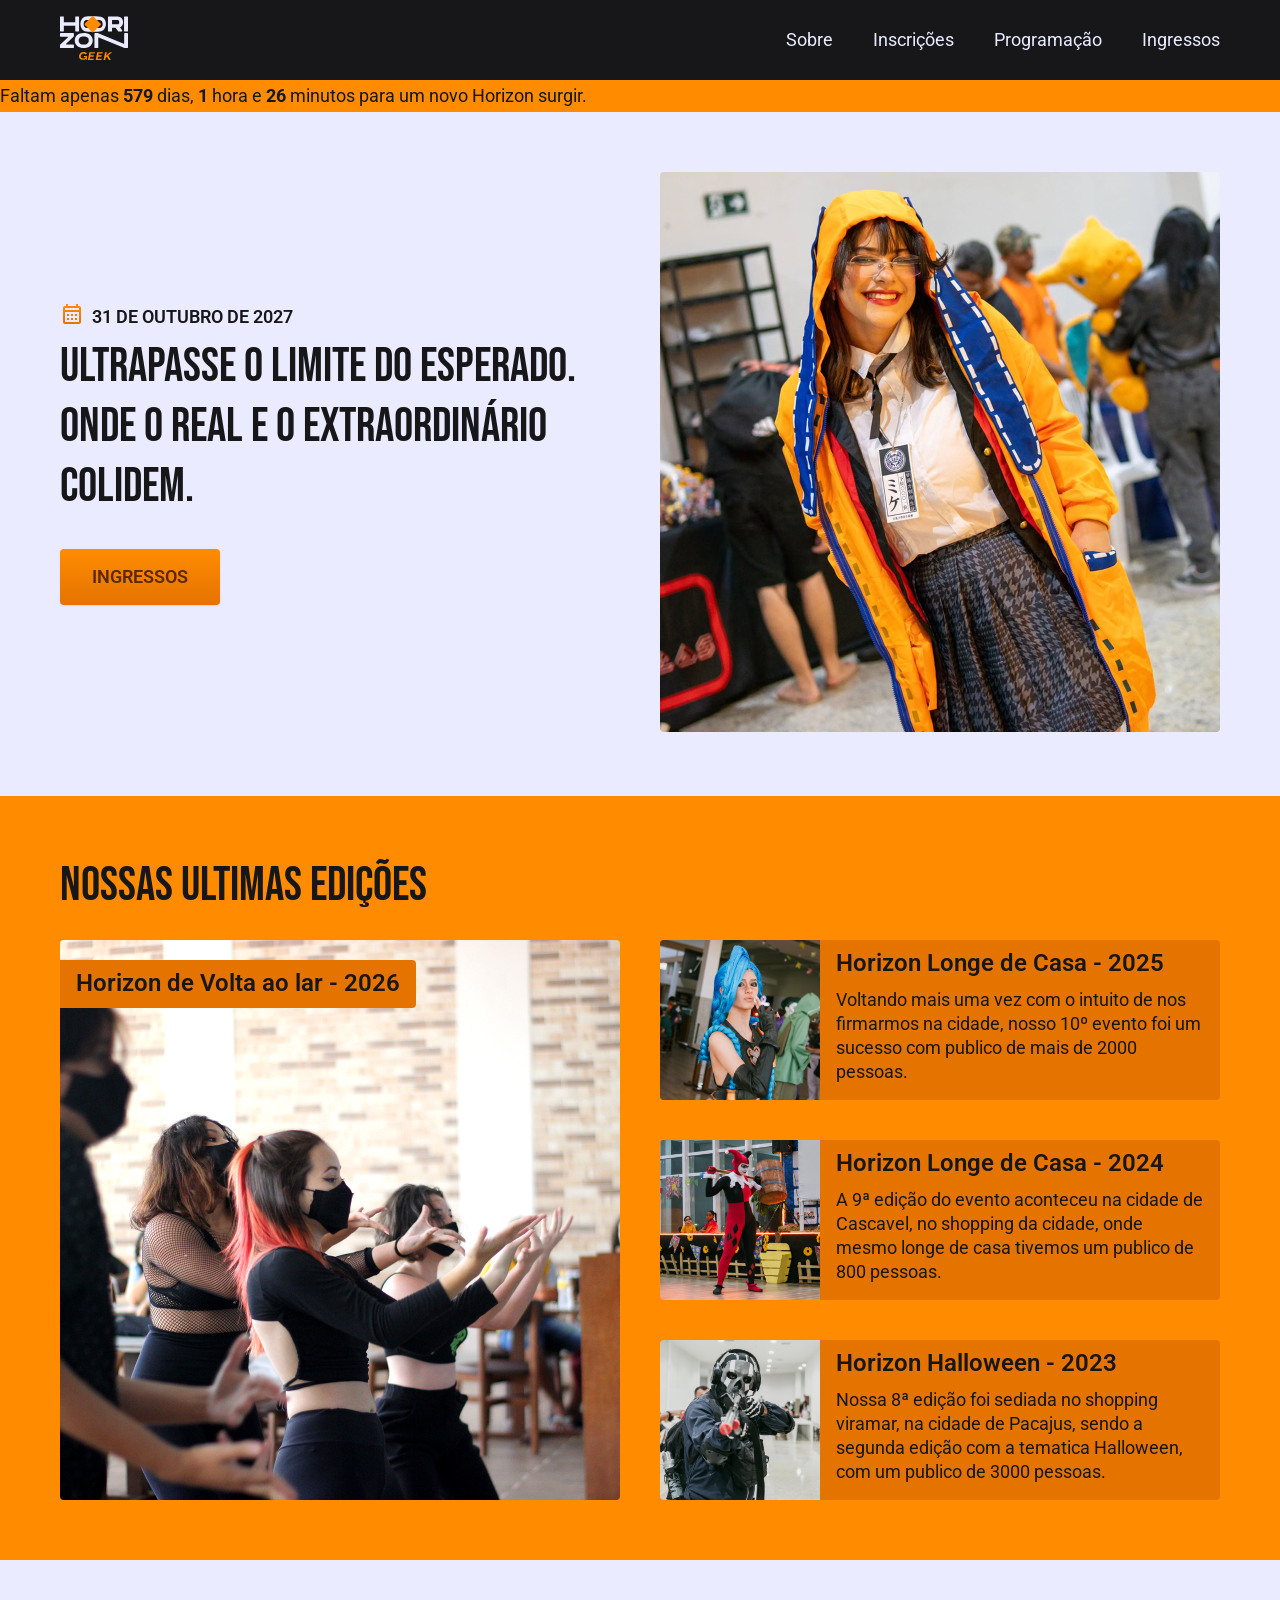
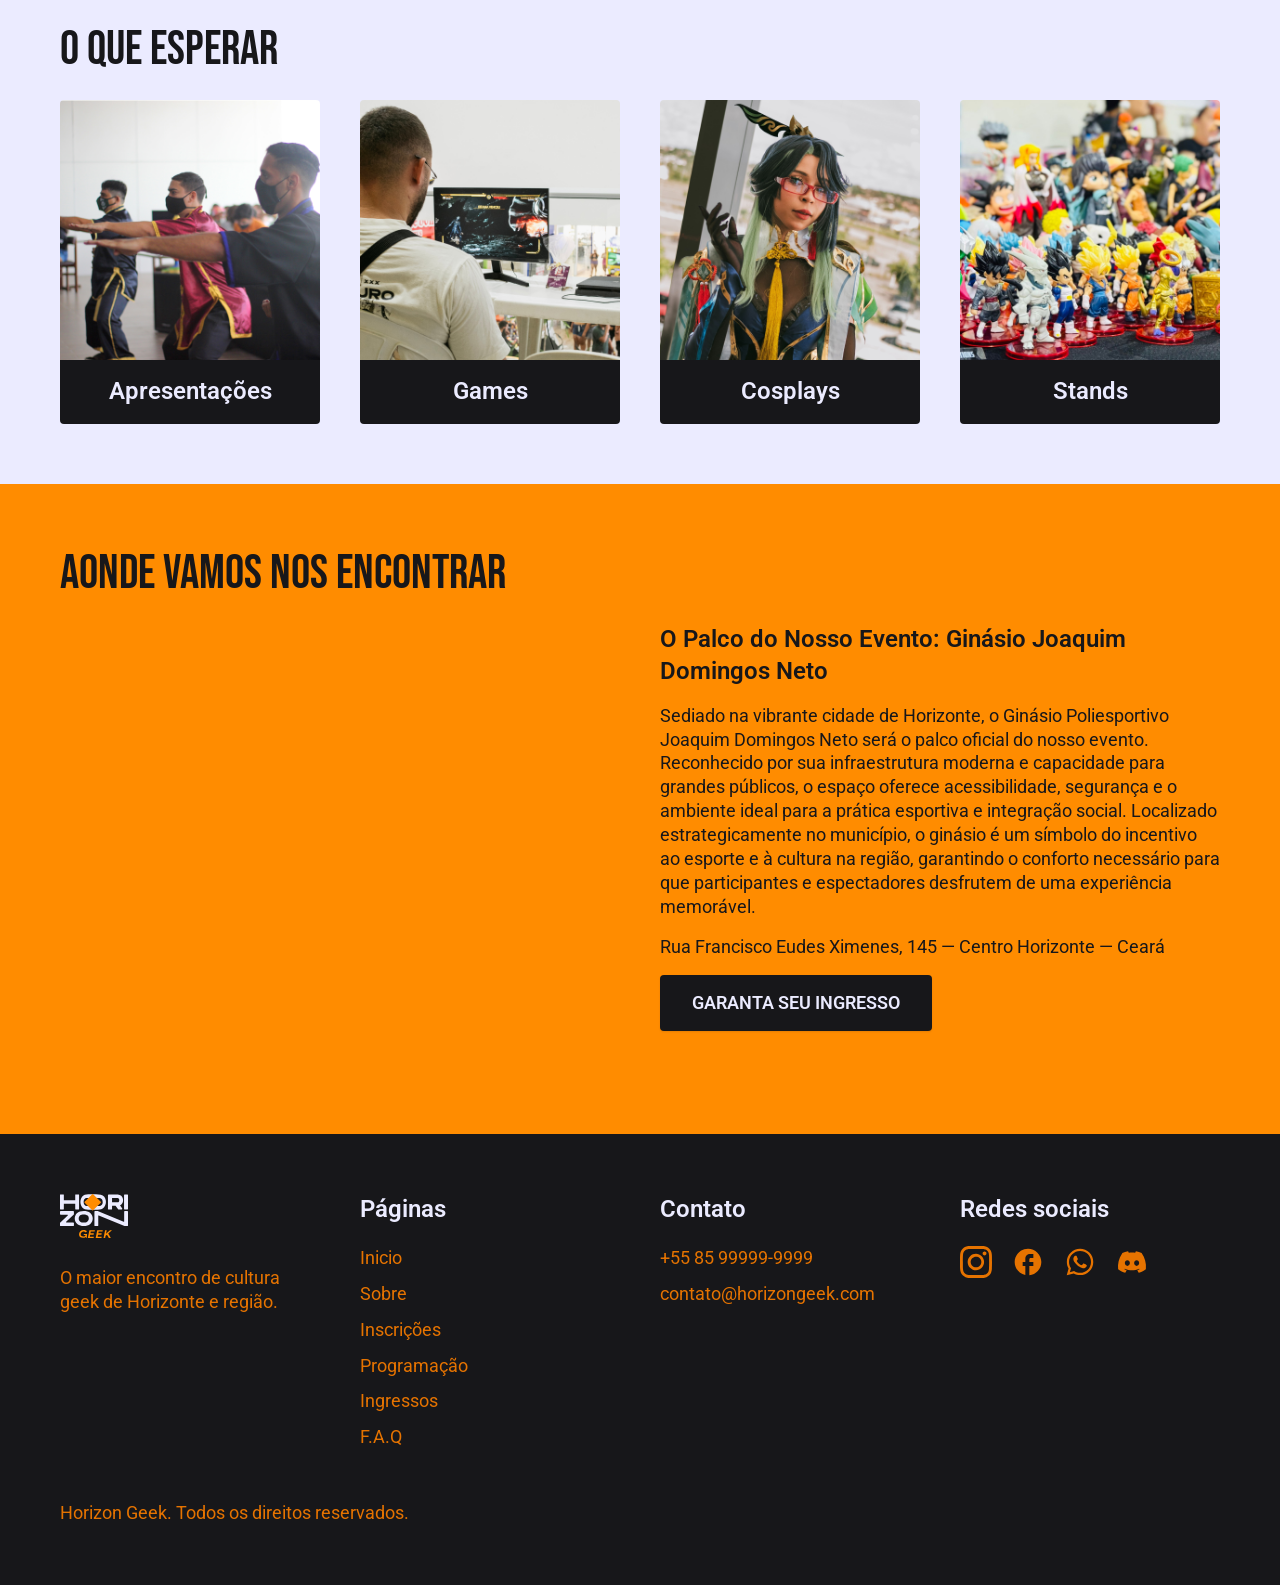
<file: index.html>
<!DOCTYPE html>
<html lang="pt-br">

<head>
  <meta charset="UTF-8">
  <meta name="viewport" content="width=device-width, initial-scale=1.0">
  <title>Horizon Geek</title>
  <meta name="description" content="O maior evento nerd da região metropolitana de Fortaleza Ceará">
  <link rel="stylesheet" href="./css/style.css">
  <link rel="preconnect" href="https://fonts.googleapis.com">
  <link rel="preconnect" href="https://fonts.gstatic.com" crossorigin>
  <link href="https://fonts.googleapis.com/css2?family=Bebas+Neue:wght@400&family=Roboto:wght@400;600&display=swap" rel="stylesheet">
</head>

<body>
  <header class="header-bg">
    <div class="header container">
      <a href="./">
        <img src="./img/logo.svg" alt="Horizon Geek">
      </a>
      <nav aria-label="primaria">
        <ul class="header-menu font-2-s cor-0">
          <li><a href="./sobre">Sobre</a></li>
          <li><a href="https://docs.google.com/forms/d/e/1FAIpQLSdzge2fQRii6m-gMXaLrvUEQLI-GAgjIFrYRJ-Gko-ocOI7Vg/viewform?usp=publish-editor">Inscrições</a></li>
          <li><a href="./programacao.html">Programação</a></li>
          <li><a href="https://www.sympla.com.br/">Ingressos</a></li>
        </ul>
      </nav>
    </div>
  </header>
  <div aria-label="Contagem Regressiva" class="contagem-bg">
    <div class="contagem font-2-s cor-11">
      <p>Faltam apenas <span>579</span> dias, <span>1</span> hora e <span>26</span> minutos para um novo Horizon surgir.</p>
    </div>
  </div>

  <main class="introducao-bg">
    <div class="introducao container">
      <div class="introducao-conteudo">
        <p class="font-2-s-b cor-11">31 de outubro de 2027</p>
        <h1 class="font-1-xl cor-11">Ultrapasse o limite do esperado. Onde o real e o extraordinário colidem.</h1>
        <a class="botao-p" href="https://www.sympla.com.br/">Ingressos</a>
      </div>
      <div class="introducao-imagem">
        <img src="./img/fotos/introducao.jpg" alt="Introdução Cosplay">
      </div>
    </div>
  </main>

  <article class="edicoes-bg">
    <div class="edicoes container">
      <h1 class="font-1-xl cor-11">nossas ultimas edições</h1>
      <div class="edicoes-imagem">
        <img src="./img/fotos/imagem-2026.jpg" alt="Evento no ano de 2026">
        <h3 class="font-2-m-b cor-11">Horizon de Volta ao lar - 2026</h3>
      </div>
      <ul class="edicoes-itens">
        <li>
          <img src="./img/fotos/imagem-2025.jpg" alt="Evento no ano de 2025">
          <h3 class="font-2-m-b cor-11">Horizon Longe de Casa - 2025</h3>
          <p class="font-2-s cor-11">Voltando mais uma vez com o intuito de nos firmarmos na cidade, nosso 10º evento foi um sucesso com publico de mais de 2000 pessoas.</p>
        </li>
        <li>
          <img src="./img/fotos/imagem-2024.jpg" alt="Evento no ano de 2024">
          <h3 class="font-2-m-b cor-11">Horizon Longe de Casa - 2024</h3>
          <p class="font-2-s cor-11">A 9ª edição do evento aconteceu na cidade de Cascavel, no shopping da cidade, onde mesmo longe de casa tivemos um publico de 800 pessoas.</p>
        </li>
        <li>
          <img src="./img/fotos/imagem-2023.jpg" alt="Evento no ano de 2023">
          <h3 class="font-2-m-b cor-11">Horizon Halloween - 2023</h3>
          <p class="font-2-s cor-11">Nossa 8ª edição foi sediada no shopping viramar, na cidade de Pacajus, sendo a segunda edição com a tematica Halloween, com um publico de 3000 pessoas.</p>
        </li>
      </ul>
    </div>
  </article>

  <article class="atracoes-bg">
    <div class="atracoes container">
      <h1 class="font-1-xl cor-11">o que esperar</h1>
      <ul class="itens font-2-m-b cor-0">
        <li>
          <img src="./img/fotos/o-que-esperar-kong-fu.jpg" alt="Aprensetação de kong-fu">
          <h3 class="font-2-m-b cor-0">Apresentações</h3>
        </li>
        <li>
          <img src="./img/fotos/o-que-esperar-games.jpg" alt="Games">
          <h3 class="font-2-m-b cor-0">Games</h3>
        </li>
        <li>
          <img src="./img/fotos/o-que-esperar-cosplay.jpg" alt="Cosplays">
          <h3 class="font-2-m-b cor-0">Cosplays</h3>
        </li>
        <li>
          <img src="./img/fotos/o-que-esperar-stands.jpg" alt="Stands de venda">
          <h3 class="font-2-m-b cor-0">Stands</h3>
        </li>
      </ul>
    </div>
  </article>
  <article class="localizacao-bg">
    <div class="localizacao container">
      <h1 class="font-1-xl cor-11">aonde vamos nos encontrar</h1>
      <iframe src="https://www.google.com/maps/embed?pb=!1m18!1m12!1m3!1d3979.582846275996!2d-38.49763052426476!3d-4.104950645205152!2m3!1f0!2f0!3f0!3m2!1i1024!2i768!4f13.1!3m3!1m2!1s0x7b8b00fd0e4ba85%3A0x23ad6bf661198765!2sR.%20Francisco%20Eudes%20Ximenes%2C%20145%20-%20Centro%2C%20Horizonte%20-%20CE%2C%2062880-000!5e0!3m2!1spt-BR!2sbr!4v1776187404392!5m2!1spt-BR!2sbr" allowfullscreen="" loading="lazy" referrerpolicy="no-referrer-when-downgrade"></iframe>
      <div class="localizacao-conteudo">
        <h3 class="font-2-m-b cor-11">O Palco do Nosso Evento: Ginásio Joaquim Domingos Neto</h3>
        <p class="font-2-s cor-11">Sediado na vibrante cidade de Horizonte, o Ginásio Poliesportivo Joaquim Domingos Neto será o palco oficial do nosso evento. Reconhecido por sua infraestrutura moderna e capacidade para grandes públicos, o espaço oferece acessibilidade, segurança e o ambiente ideal para a prática esportiva e integração social. Localizado estrategicamente no município, o ginásio é um símbolo do incentivo ao esporte e à cultura na região, garantindo o conforto necessário para que participantes e espectadores desfrutem de uma experiência memorável.</p>
        <address class="font-2-s cor-11">Rua Francisco Eudes Ximenes, 145 — Centro Horizonte — Ceará</address>
        <a class="botao-s" href="https://www.sympla.com.br/">Garanta seu ingresso</a>
      </div>
    </div>
  </article>

  <footer class="rodape-bg">
    <div class="rodape container">
      <div class="rodape-marca">
        <img src="./img/logo.svg" alt="Horizon Geek">
        <p class="font-2-s cor-p2">O maior encontro de cultura geek de Horizonte e região.</p>
      </div>
      <div class="rodape-paginas">
        <h3 class="font-2-m-b cor-0">Páginas</h3>
        <nav>
          <ul class="font-2-s cor-p2">
            <li><a href="./">Inicio</a></li>
            <li><a href="./sobre.html">Sobre</a></li>
            <li><a href="https://docs.google.com/forms/d/e/1FAIpQLSdzge2fQRii6m-gMXaLrvUEQLI-GAgjIFrYRJ-Gko-ocOI7Vg/viewform?usp=publish-editor">Inscrições</a></li>
            <li><a href="./programacao.html">Programação</a></li>
            <li><a href="https://produtores.sympla.com.br">Ingressos</a></li>
            <li><a href="./perguntas.html">F.A.Q</a></li>
          </ul>
        </nav>
      </div>

      <div class="rodape-contato">
        <h3 class="font-2-m-b cor-0">Contato</h3>
        <nav>
          <ul class="font-2-s cor-p2">
            <li><a href="tel:+5585999999999">+55 85 99999-9999</a></li>
            <li><a href="mailto:contato@horizongeek.com">contato@horizongeek.com</a></li>
          </ul>
        </nav>
      </div>

      <div class="rodape-redes">
        <h3 class="font-2-m-b cor-0">Redes sociais</h3>
        <a href="https://www.instagram.com/horizongeek"><img src="./img/icones/instagram.svg" alt="instagram"></a>
        <a href="https://www.facebook.com/horizongeek"><img src="./img/icones/facebook.svg" alt="facebook"></a>
        <a href="./whatsapp.html"><img src="./img/icones/whatsapp.svg" alt="whatsapp"></a>
        <a href="./discord.html"><img src="./img/icones/discord.svg" alt="discord"></a>
      </div>

      <p class="rodape-copy font-2-s cor-p2">Horizon Geek. Todos os direitos reservados.</p>
    </div>
  </footer>
</body>

</html>
</file>
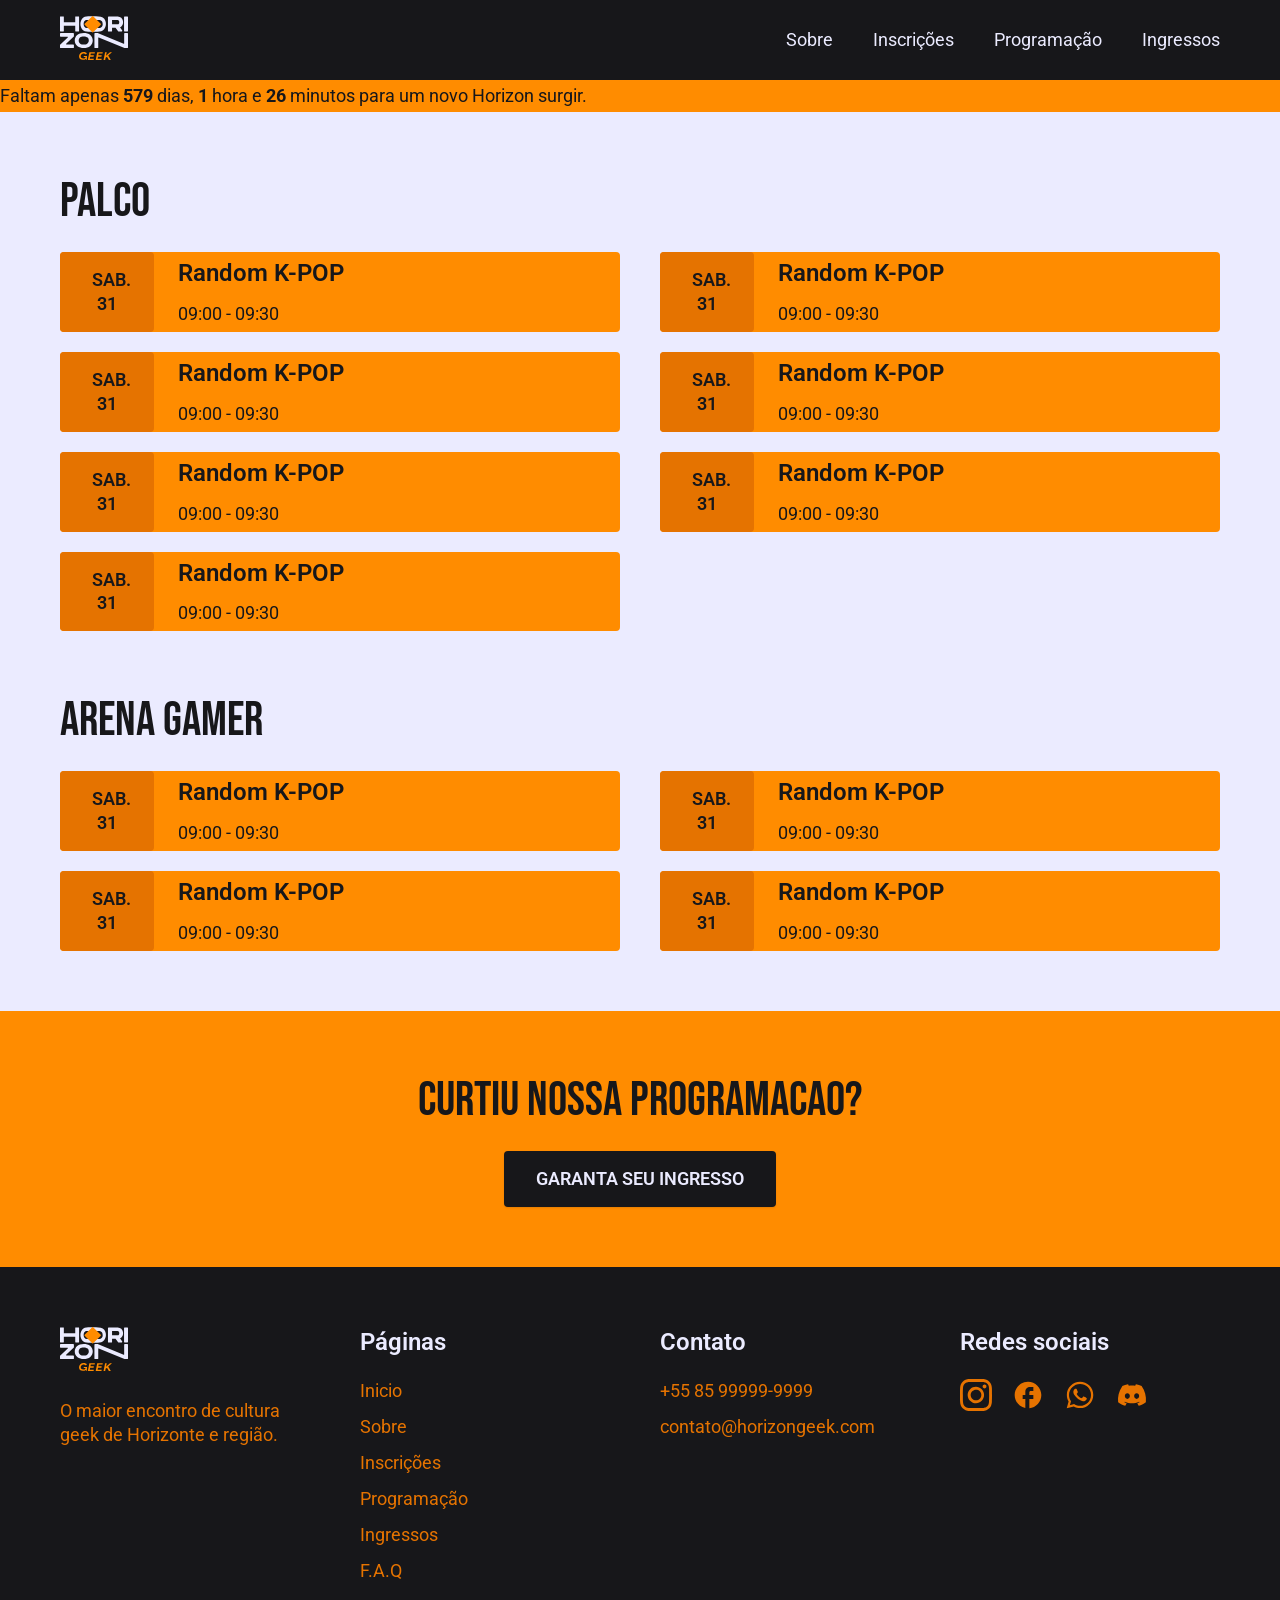
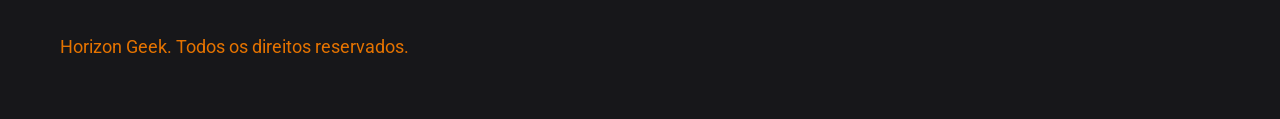
<file: programacao.html>
<!DOCTYPE html>
<html lang="pt-br">

<head>
  <meta charset="UTF-8">
  <meta name="viewport" content="width=device-width, initial-scale=1.0">
  <title>Horizon Geek</title>
  <meta name="description" content="O maior evento nerd da região metropolitana de Fortaleza Ceará">
  <link rel="stylesheet" href="./css/style.css">
  <link rel="preconnect" href="https://fonts.googleapis.com">
  <link rel="preconnect" href="https://fonts.gstatic.com" crossorigin>
  <link href="https://fonts.googleapis.com/css2?family=Bebas+Neue:wght@400&family=Roboto:wght@400;600&display=swap" rel="stylesheet">
</head>

<body>
  <header class="header-bg">
    <div class="header container">
      <a href="./">
        <img src="./img/logo.svg" alt="Horizon Geek">
      </a>
      <nav aria-label="primaria">
        <ul class="header-menu font-2-s cor-0">
          <li><a href="./sobre">Sobre</a></li>
          <li><a href="https://docs.google.com/forms/d/e/1FAIpQLSdzge2fQRii6m-gMXaLrvUEQLI-GAgjIFrYRJ-Gko-ocOI7Vg/viewform?usp=publish-editor">Inscrições</a></li>
          <li><a href="./programacao.html">Programação</a></li>
          <li><a href="https://www.sympla.com.br/">Ingressos</a></li>
        </ul>
      </nav>
    </div>
  </header>
  <div aria-label="Contagem Regressiva" class="contagem-bg">
    <div class="contagem font-2-s cor-11">
      <p>Faltam apenas <span>579</span> dias, <span>1</span> hora e <span>26</span> minutos para um novo Horizon surgir.</p>
    </div>
  </div>

  <main class="programacao-bg">
    <div class="programacao container">
      <h1 class="font-1-xl cor-11">palco</h1>
      <ul class="programacao-palco">
        <li>
          <p class="data font-2-s-b cor-11">sab. 31</p>
          <h3 class="font-2-m-b cor 11">Random K-POP</h3>
          <p class="font-2-s cor-11">09:00 - 09:30</p>
        </li>
        <li>
          <p class="data font-2-s-b cor-11">sab. 31</p>
          <h3 class="font-2-m-b cor 11">Random K-POP</h3>
          <p class="font-2-s cor-11">09:00 - 09:30</p>
        </li>
        <li>
          <p class="data font-2-s-b cor-11">sab. 31</p>
          <h3 class="font-2-m-b cor 11">Random K-POP</h3>
          <p class="font-2-s cor-11">09:00 - 09:30</p>
        </li>
        <li>
          <p class="data font-2-s-b cor-11">sab. 31</p>
          <h3 class="font-2-m-b cor 11">Random K-POP</h3>
          <p class="font-2-s cor-11">09:00 - 09:30</p>
        </li>
        <li>
          <p class="data font-2-s-b cor-11">sab. 31</p>
          <h3 class="font-2-m-b cor 11">Random K-POP</h3>
          <p class="font-2-s cor-11">09:00 - 09:30</p>
        </li>
        <li>
          <p class="data font-2-s-b cor-11">sab. 31</p>
          <h3 class="font-2-m-b cor 11">Random K-POP</h3>
          <p class="font-2-s cor-11">09:00 - 09:30</p>
        </li>
        <li>
          <p class="data font-2-s-b cor-11">sab. 31</p>
          <h3 class="font-2-m-b cor 11">Random K-POP</h3>
          <p class="font-2-s cor-11">09:00 - 09:30</p>
        </li>
      </ul>

      <h1 class="font-1-xl cor-11">arena gamer</h1>
      <ul class="programacao-arena">
        <li>
          <p class="data font-2-s-b cor-11">sab. 31</p>
          <h3 class="font-2-m-b cor 11">Random K-POP</h3>
          <p class="font-2-s cor-11">09:00 - 09:30</p>
        </li>
        <li>
          <p class="data font-2-s-b cor-11">sab. 31</p>
          <h3 class="font-2-m-b cor 11">Random K-POP</h3>
          <p class="font-2-s cor-11">09:00 - 09:30</p>
        </li>
        <li>
          <p class="data font-2-s-b cor-11">sab. 31</p>
          <h3 class="font-2-m-b cor 11">Random K-POP</h3>
          <p class="font-2-s cor-11">09:00 - 09:30</p>
        </li>
        <li>
          <p class="data font-2-s-b cor-11">sab. 31</p>
          <h3 class="font-2-m-b cor 11">Random K-POP</h3>
          <p class="font-2-s cor-11">09:00 - 09:30</p>
        </li>
      </ul>
    </div>
  </main>

  <section class="cta-bg" aria-label="Compre seu ingresso">
    <div class="cta container">
      <h1 class="font-1-xl cor-11">curtiu nossa programacao?</h1>
      <a class="botao-s" href="https://www.sympla.com.br/">garanta seu ingresso</a>
    </div>
  </section>

  <footer class="rodape-bg">
    <div class="rodape container">
      <div class="rodape-marca">
        <img src="./img/logo.svg" alt="Horizon Geek">
        <p class="font-2-s cor-p2">O maior encontro de cultura geek de Horizonte e região.</p>
      </div>
      <div class="rodape-paginas">
        <h3 class="font-2-m-b cor-0">Páginas</h3>
        <nav>
          <ul class="font-2-s cor-p2">
            <li><a href="./">Inicio</a></li>
            <li><a href="./sobre.html">Sobre</a></li>
            <li><a href="https://docs.google.com/forms/d/e/1FAIpQLSdzge2fQRii6m-gMXaLrvUEQLI-GAgjIFrYRJ-Gko-ocOI7Vg/viewform?usp=publish-editor">Inscrições</a></li>
            <li><a href="./programacao.html">Programação</a></li>
            <li><a href="https://produtores.sympla.com.br">Ingressos</a></li>
            <li><a href="./perguntas.html">F.A.Q</a></li>
          </ul>
        </nav>
      </div>

      <div class="rodape-contato">
        <h3 class="font-2-m-b cor-0">Contato</h3>
        <nav>
          <ul class="font-2-s cor-p2">
            <li><a href="tel:+5585999999999">+55 85 99999-9999</a></li>
            <li><a href="mailto:contato@horizongeek.com">contato@horizongeek.com</a></li>
          </ul>
        </nav>
      </div>

      <div class="rodape-redes">
        <h3 class="font-2-m-b cor-0">Redes sociais</h3>
        <a href="https://www.instagram.com/horizongeek"><img src="./img/icones/instagram.svg" alt="instagram"></a>
        <a href="https://www.facebook.com/horizongeek"><img src="./img/icones/facebook.svg" alt="facebook"></a>
        <a href="./whatsapp.html"><img src="./img/icones/whatsapp.svg" alt="whatsapp"></a>
        <a href="./discord.html"><img src="./img/icones/discord.svg" alt="discord"></a>
      </div>

      <p class="rodape-copy font-2-s cor-p2">Horizon Geek. Todos os direitos reservados.</p>
    </div>
  </footer>
</body>

</html>
</file>
<file: css/style.css>
/* Global */
@import url(./global/global.css);
@import url(./utilidades/tipografia.css);
@import url(./utilidades/cores.css);
@import url(./global/header.css);
@import url(./global/cta.css);
@import url(./global/footer.css);

/* Utilidades */
@import url(./utilidades/componentes.css);

/* Home */
@import url(./home/introducao.css);
@import url(./home/edicoes.css);
@import url(./home/atracoes.css);
@import url(./home/localizacao.css);

/* Programação */
@import url(./programacao/programacao.css);
</file>
